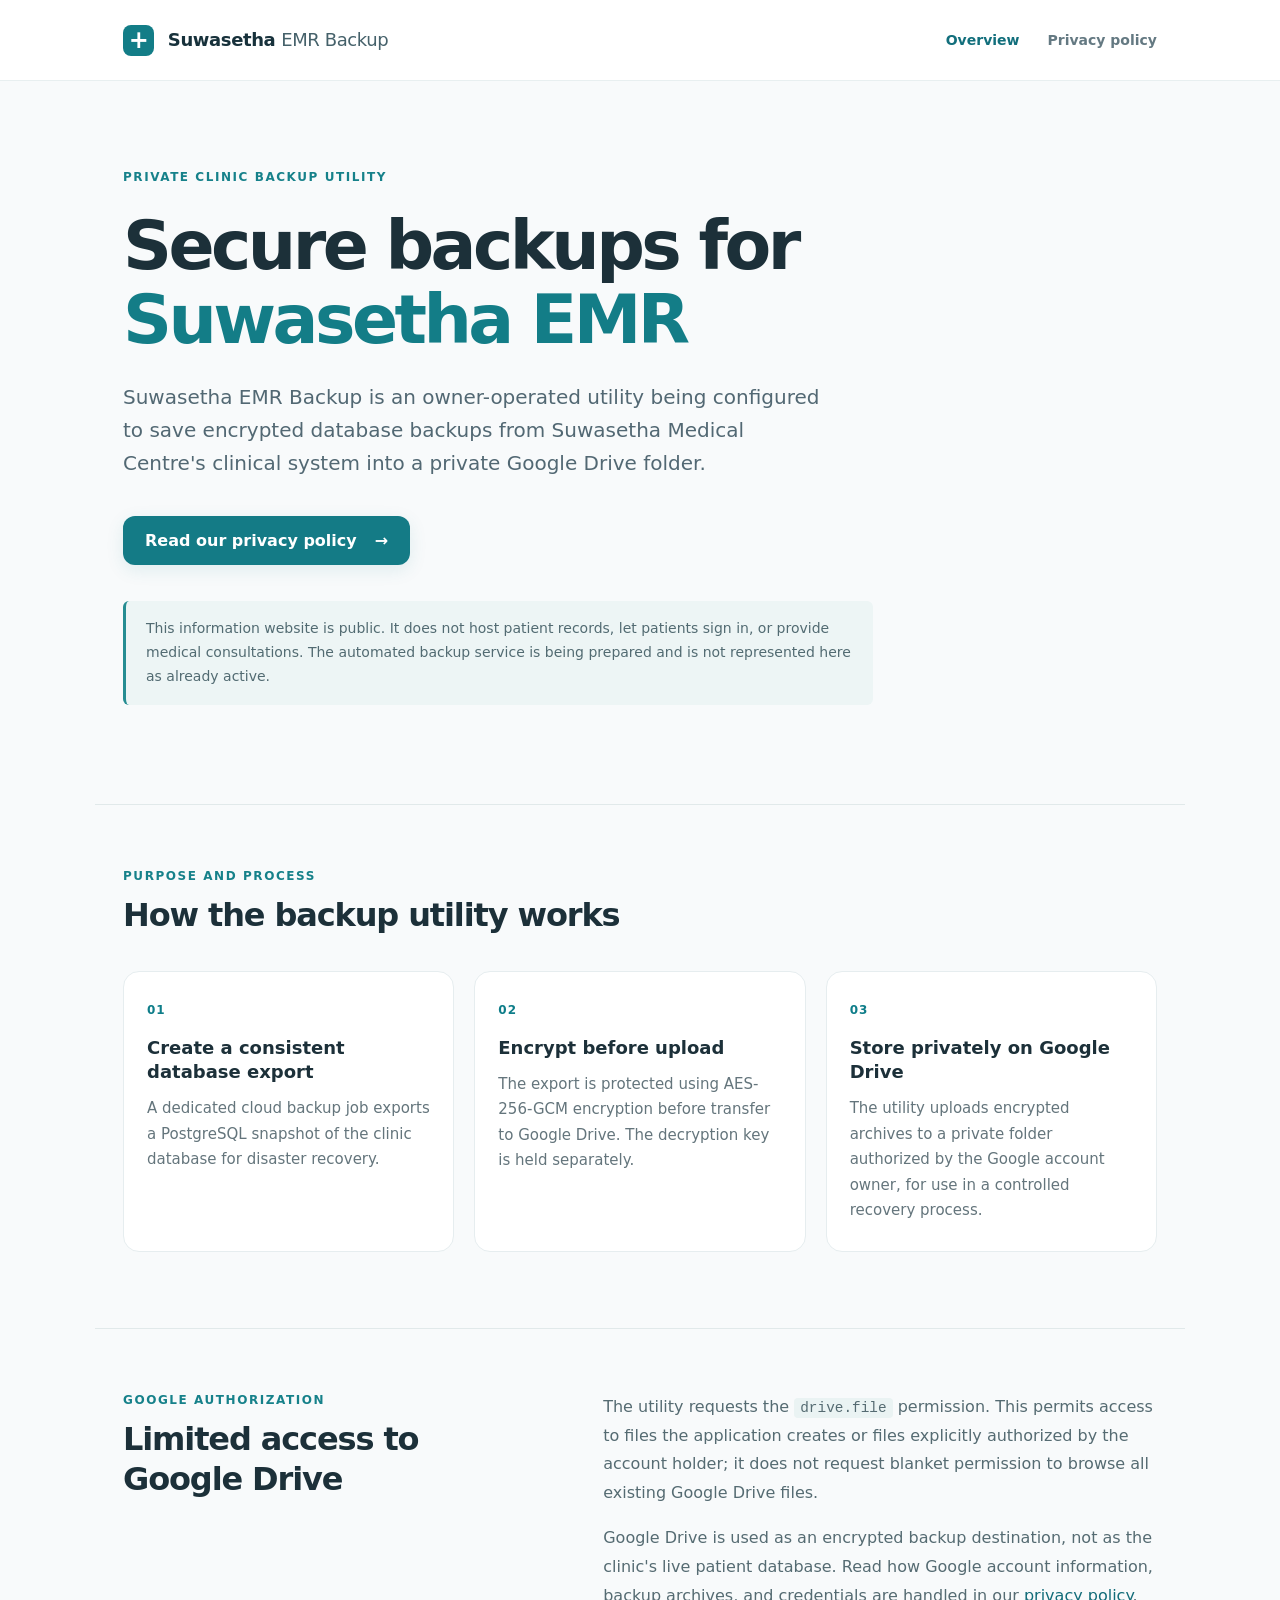
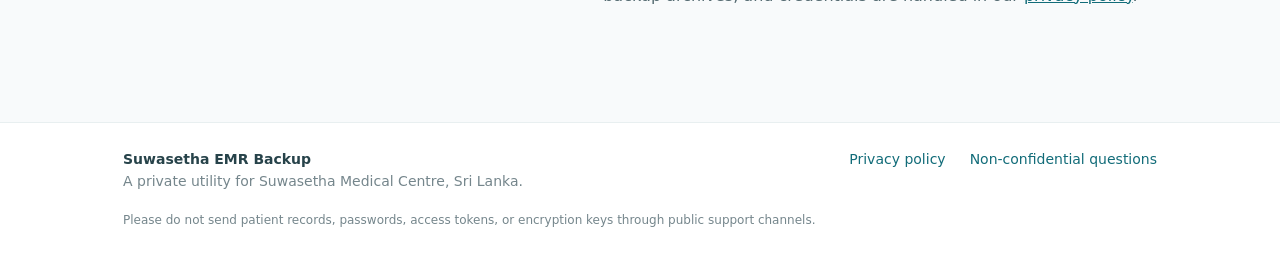
<file: index.html>
<!doctype html>
<html lang="en">
<head>
  <meta charset="utf-8">
  <meta name="viewport" content="width=device-width, initial-scale=1">
  <meta name="description" content="Information about the private Suwasetha EMR Backup utility and its Google Drive integration.">
  <meta name="theme-color" content="#f7fafb">
  <title>Suwasetha EMR Backup | Secure Clinic Backups</title>
  <link rel="stylesheet" href="/style.css">
</head>
<body>
  <header class="site-header">
    <div class="wrap nav">
      <a href="/" class="brand" aria-label="Suwasetha EMR Backup home"><span class="brand-mark">+</span> Suwasetha <span class="brand-light">EMR Backup</span></a>
      <nav aria-label="Main navigation"><a class="current" href="/">Overview</a><a href="/privacy.html">Privacy policy</a></nav>
    </div>
  </header>
  <main>
    <section class="hero wrap">
      <span class="eyebrow">Private clinic backup utility</span>
      <h1>Secure backups for<br><span>Suwasetha EMR</span></h1>
      <p class="lead">Suwasetha EMR Backup is an owner-operated utility being configured to save encrypted database backups from Suwasetha Medical Centre's clinical system into a private Google Drive folder.</p>
      <div class="actions"><a class="primary" href="/privacy.html">Read our privacy policy <span aria-hidden="true">→</span></a></div>
      <p class="notice">This information website is public. It does not host patient records, let patients sign in, or provide medical consultations. The automated backup service is being prepared and is not represented here as already active.</p>
    </section>
    <section class="wrap section" aria-labelledby="how-it-works">
      <div class="section-label">Purpose and process</div>
      <h2 id="how-it-works">How the backup utility works</h2>
      <div class="features">
        <article class="feature"><span class="feature-num">01</span><h3>Create a consistent database export</h3><p>A dedicated cloud backup job exports a PostgreSQL snapshot of the clinic database for disaster recovery.</p></article>
        <article class="feature"><span class="feature-num">02</span><h3>Encrypt before upload</h3><p>The export is protected using AES-256-GCM encryption before transfer to Google Drive. The decryption key is held separately.</p></article>
        <article class="feature"><span class="feature-num">03</span><h3>Store privately on Google Drive</h3><p>The utility uploads encrypted archives to a private folder authorized by the Google account owner, for use in a controlled recovery process.</p></article>
      </div>
    </section>
    <section class="wrap section permissions" aria-labelledby="google-access">
      <div><div class="section-label">Google authorization</div><h2 id="google-access">Limited access to Google Drive</h2></div>
      <div><p>The utility requests the <code>drive.file</code> permission. This permits access to files the application creates or files explicitly authorized by the account holder; it does not request blanket permission to browse all existing Google Drive files.</p><p>Google Drive is used as an encrypted backup destination, not as the clinic's live patient database. Read how Google account information, backup archives, and credentials are handled in our <a href="/privacy.html">privacy policy</a>.</p></div>
    </section>
  </main>
  <footer><div class="wrap footer-content"><div><strong>Suwasetha EMR Backup</strong><div class="muted">A private utility for Suwasetha Medical Centre, Sri Lanka.</div></div><div class="footer-links"><a href="/privacy.html">Privacy policy</a><a href="https://github.com/ramilwick/ramilwick.github.io/issues" rel="noopener noreferrer">Non-confidential questions</a></div></div><div class="wrap tiny">Please do not send patient records, passwords, access tokens, or encryption keys through public support channels.</div></footer>
</body>
</html>
</file>
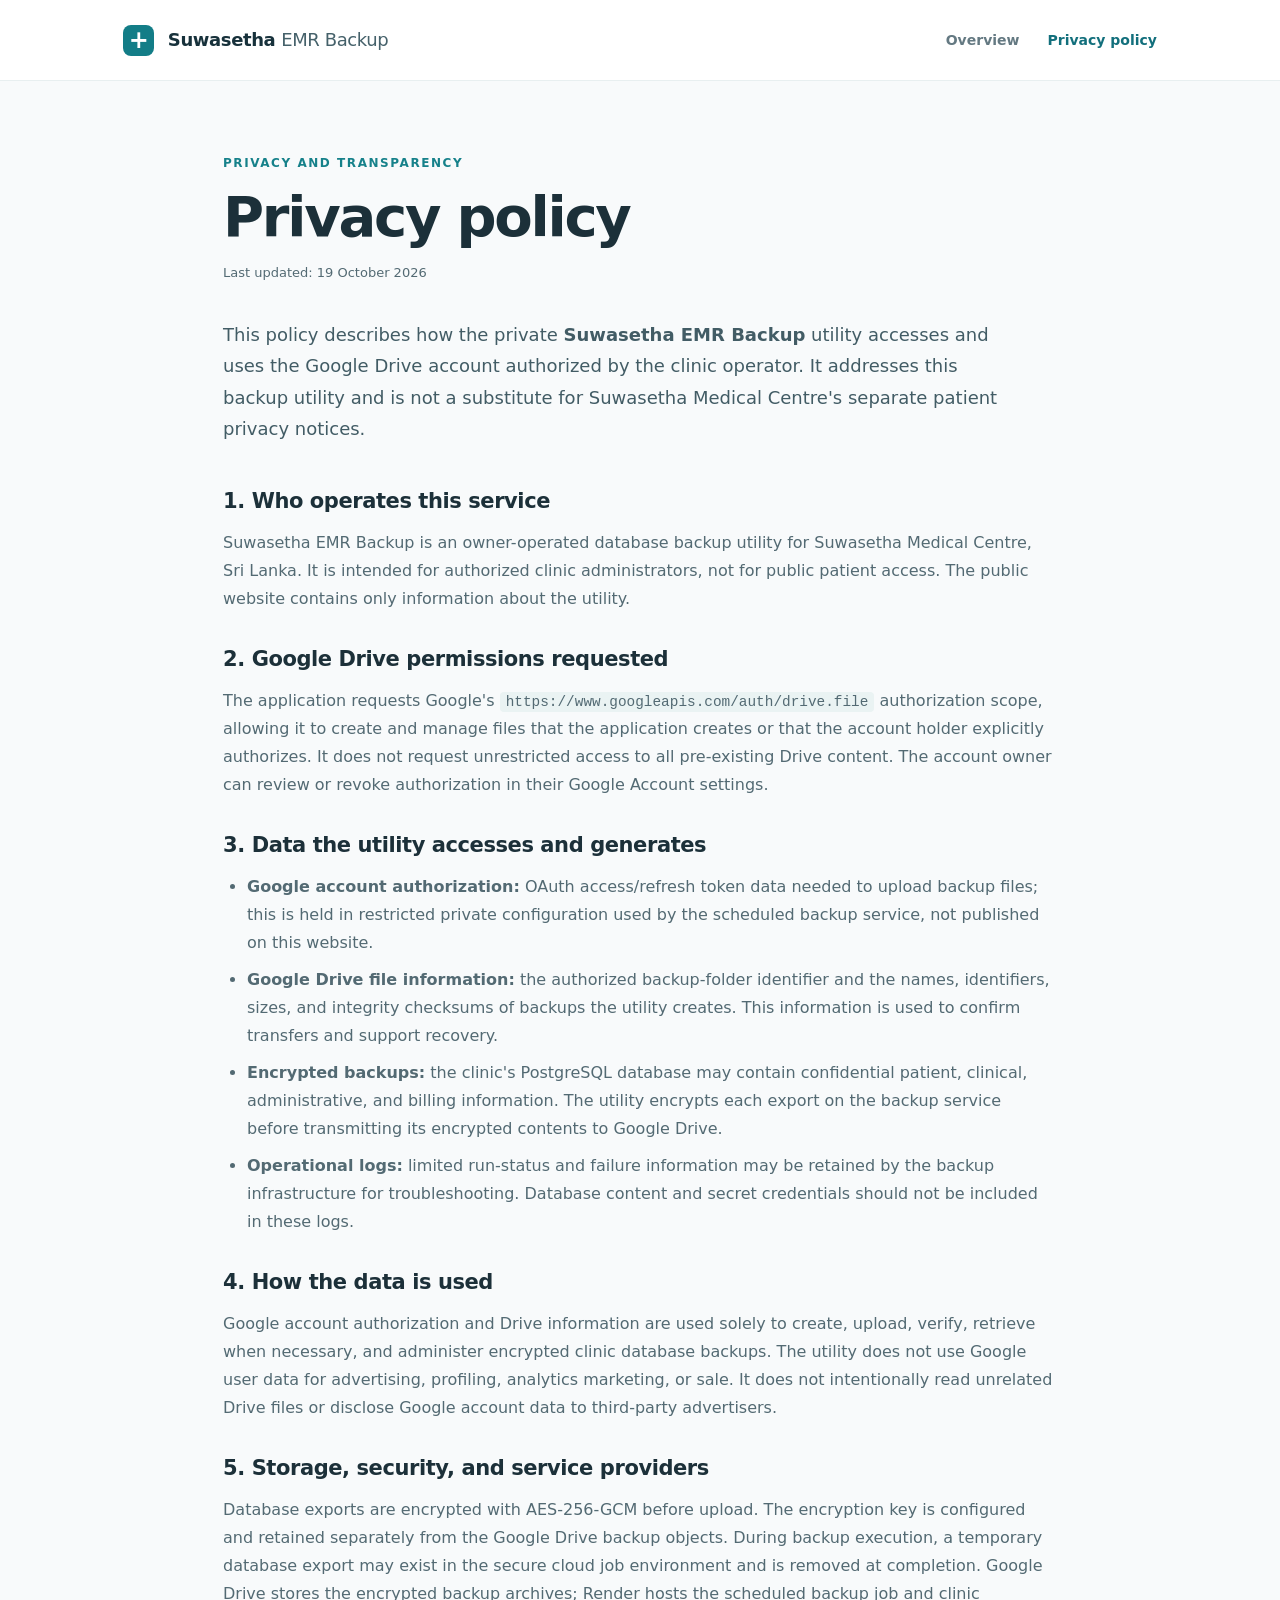
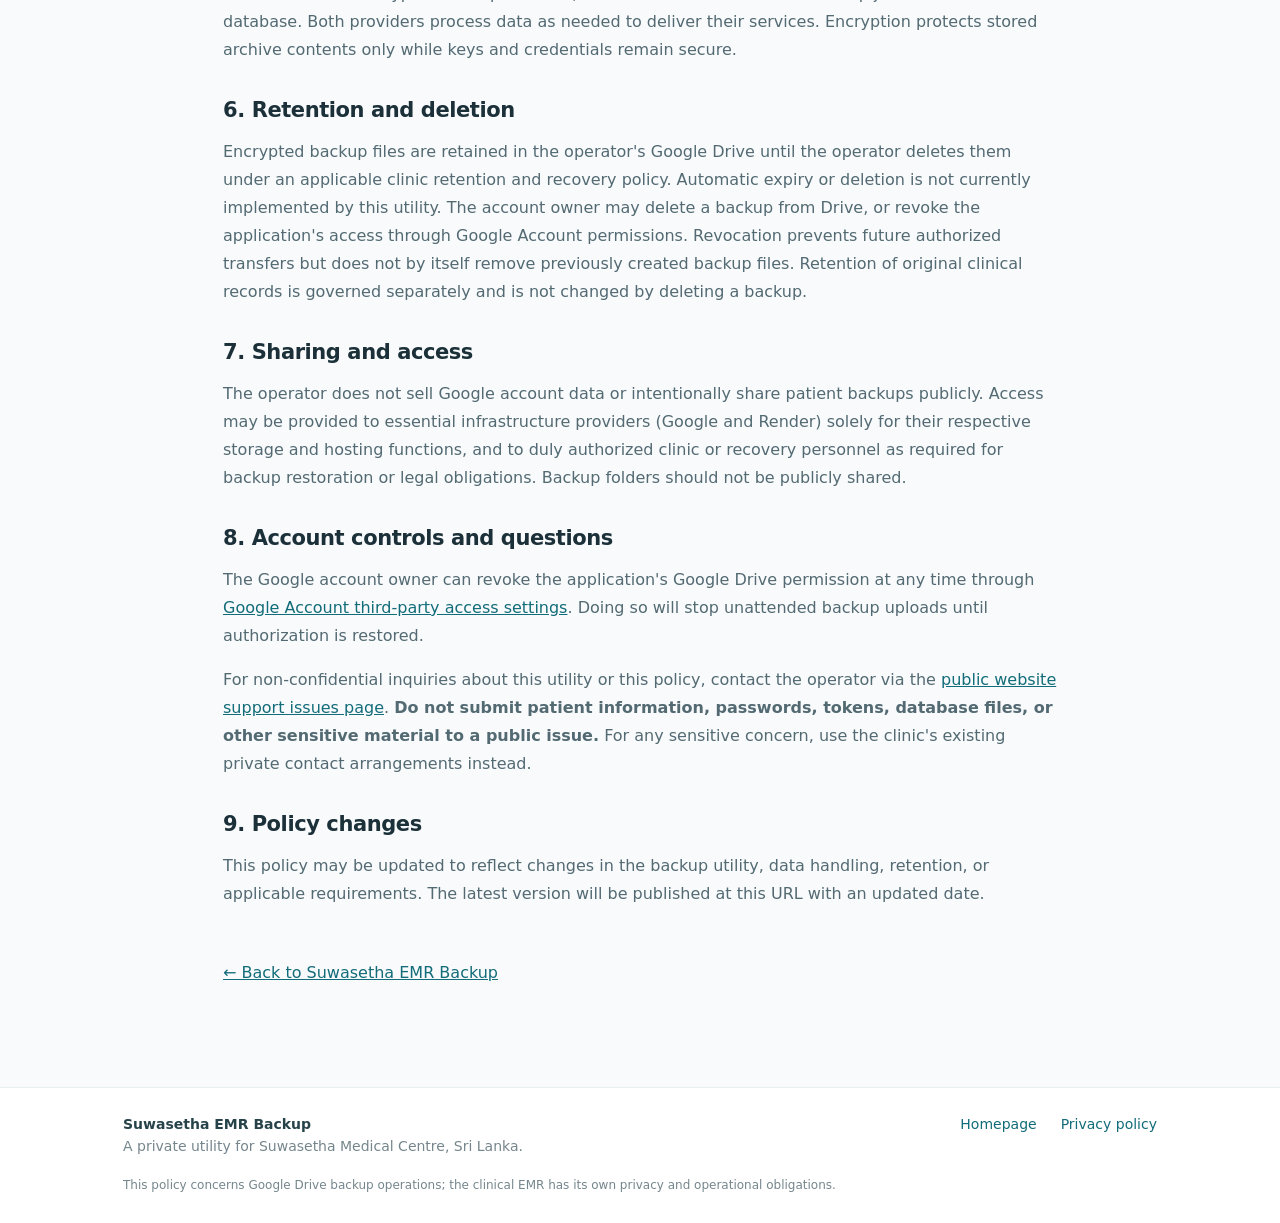
<file: privacy.html>
<!doctype html>
<html lang="en">
<head>
  <meta charset="utf-8">
  <meta name="viewport" content="width=device-width, initial-scale=1">
  <meta name="description" content="Privacy policy for the private Suwasetha EMR Backup Google Drive integration.">
  <meta name="theme-color" content="#f7fafb">
  <title>Privacy Policy | Suwasetha EMR Backup</title>
  <link rel="stylesheet" href="/style.css">
</head>
<body>
  <header class="site-header"><div class="wrap nav"><a href="/" class="brand"><span class="brand-mark">+</span> Suwasetha <span class="brand-light">EMR Backup</span></a><nav aria-label="Main navigation"><a href="/">Overview</a><a class="current" href="/privacy.html">Privacy policy</a></nav></div></header>
  <main class="wrap legal">
    <div class="section-label">Privacy and transparency</div>
    <h1>Privacy policy</h1>
    <p class="legal-date">Last updated: 19 October 2026</p>
    <p class="lead">This policy describes how the private <strong>Suwasetha EMR Backup</strong> utility accesses and uses the Google Drive account authorized by the clinic operator. It addresses this backup utility and is not a substitute for Suwasetha Medical Centre's separate patient privacy notices.</p>
    <h2>1. Who operates this service</h2>
    <p>Suwasetha EMR Backup is an owner-operated database backup utility for Suwasetha Medical Centre, Sri Lanka. It is intended for authorized clinic administrators, not for public patient access. The public website contains only information about the utility.</p>
    <h2>2. Google Drive permissions requested</h2>
    <p>The application requests Google's <code>https://www.googleapis.com/auth/drive.file</code> authorization scope, allowing it to create and manage files that the application creates or that the account holder explicitly authorizes. It does not request unrestricted access to all pre-existing Drive content. The account owner can review or revoke authorization in their Google Account settings.</p>
    <h2>3. Data the utility accesses and generates</h2>
    <ul>
      <li><strong>Google account authorization:</strong> OAuth access/refresh token data needed to upload backup files; this is held in restricted private configuration used by the scheduled backup service, not published on this website.</li>
      <li><strong>Google Drive file information:</strong> the authorized backup-folder identifier and the names, identifiers, sizes, and integrity checksums of backups the utility creates. This information is used to confirm transfers and support recovery.</li>
      <li><strong>Encrypted backups:</strong> the clinic's PostgreSQL database may contain confidential patient, clinical, administrative, and billing information. The utility encrypts each export on the backup service before transmitting its encrypted contents to Google Drive.</li>
      <li><strong>Operational logs:</strong> limited run-status and failure information may be retained by the backup infrastructure for troubleshooting. Database content and secret credentials should not be included in these logs.</li>
    </ul>
    <h2>4. How the data is used</h2>
    <p>Google account authorization and Drive information are used solely to create, upload, verify, retrieve when necessary, and administer encrypted clinic database backups. The utility does not use Google user data for advertising, profiling, analytics marketing, or sale. It does not intentionally read unrelated Drive files or disclose Google account data to third-party advertisers.</p>
    <h2>5. Storage, security, and service providers</h2>
    <p>Database exports are encrypted with AES-256-GCM before upload. The encryption key is configured and retained separately from the Google Drive backup objects. During backup execution, a temporary database export may exist in the secure cloud job environment and is removed at completion. Google Drive stores the encrypted backup archives; Render hosts the scheduled backup job and clinic database. Both providers process data as needed to deliver their services. Encryption protects stored archive contents only while keys and credentials remain secure.</p>
    <h2>6. Retention and deletion</h2>
    <p>Encrypted backup files are retained in the operator's Google Drive until the operator deletes them under an applicable clinic retention and recovery policy. Automatic expiry or deletion is not currently implemented by this utility. The account owner may delete a backup from Drive, or revoke the application's access through Google Account permissions. Revocation prevents future authorized transfers but does not by itself remove previously created backup files. Retention of original clinical records is governed separately and is not changed by deleting a backup.</p>
    <h2>7. Sharing and access</h2>
    <p>The operator does not sell Google account data or intentionally share patient backups publicly. Access may be provided to essential infrastructure providers (Google and Render) solely for their respective storage and hosting functions, and to duly authorized clinic or recovery personnel as required for backup restoration or legal obligations. Backup folders should not be publicly shared.</p>
    <h2>8. Account controls and questions</h2>
    <p>The Google account owner can revoke the application's Google Drive permission at any time through <a href="https://myaccount.google.com/permissions" rel="noopener noreferrer">Google Account third-party access settings</a>. Doing so will stop unattended backup uploads until authorization is restored.</p>
    <p>For non-confidential inquiries about this utility or this policy, contact the operator via the <a href="https://github.com/ramilwick/ramilwick.github.io/issues" rel="noopener noreferrer">public website support issues page</a>. <strong>Do not submit patient information, passwords, tokens, database files, or other sensitive material to a public issue.</strong> For any sensitive concern, use the clinic's existing private contact arrangements instead.</p>
    <h2>9. Policy changes</h2>
    <p>This policy may be updated to reflect changes in the backup utility, data handling, retention, or applicable requirements. The latest version will be published at this URL with an updated date.</p>
    <div class="back"><a href="/">← Back to Suwasetha EMR Backup</a></div>
  </main>
  <footer><div class="wrap footer-content"><div><strong>Suwasetha EMR Backup</strong><div class="muted">A private utility for Suwasetha Medical Centre, Sri Lanka.</div></div><div class="footer-links"><a href="/">Homepage</a><a href="/privacy.html">Privacy policy</a></div></div><div class="wrap tiny">This policy concerns Google Drive backup operations; the clinical EMR has its own privacy and operational obligations.</div></footer>
</body>
</html>
</file>
<file: style.css>
/* Public static information site only. No scripts, cookies or patient data. */
:root{font-family:Inter,system-ui,-apple-system,BlinkMacSystemFont,"Segoe UI",sans-serif;color:#1c3039;background:#f8fafb;font-size:16px;font-synthesis:none}
*{box-sizing:border-box}html{scroll-behavior:smooth}body{margin:0}a{color:#126c79}a:hover{text-decoration-thickness:2px}.wrap{max-width:1090px;margin:0 auto;padding:0 28px}
.site-header{background:#fff;border-bottom:1px solid #e8eff0}.nav{display:flex;justify-content:space-between;align-items:center;gap:20px;min-height:80px}.brand{text-decoration:none;color:#17313b;font-size:18px;font-weight:750;letter-spacing:-.4px;white-space:nowrap}.brand-light{font-weight:450;color:#45616a}.brand-mark{display:inline-flex;background:#137d87;border-radius:8px;width:31px;height:31px;color:#fff;align-items:center;justify-content:center;margin-right:8px;font-weight:700;font-size:24px;vertical-align:middle}.nav nav{display:flex;gap:28px}.nav nav a{font-weight:600;text-decoration:none;color:#647982;font-size:14px}.nav nav a.current,.nav nav a:hover{color:#126f7c}
.hero{padding-top:85px;padding-bottom:85px}.eyebrow,.section-label{font-size:12px;font-weight:750;letter-spacing:.13em;text-transform:uppercase;color:#16818a}.hero h1{font-size:clamp(40px,6vw,68px);line-height:1.09;letter-spacing:-.052em;font-weight:750;margin:24px 0;max-width:850px}.hero h1 span{color:#137d87}.lead{font-size:20px;line-height:1.65;color:#526873;max-width:780px}.hero .lead{max-width:710px}.actions{margin:36px 0}.primary{display:inline-flex;align-items:center;gap:18px;background:#147b86;color:white;border-radius:12px;padding:15px 22px;text-decoration:none;font-weight:650;box-shadow:0 5px 18px #137d871b}.primary:hover{background:#126b74}.notice{background:#edf5f5;border-left:3px solid #268d92;border-radius:6px;color:#526b72;padding:16px 20px;max-width:750px;font-size:14px;line-height:1.7}
.section{padding-top:64px;padding-bottom:76px;border-top:1px solid #e1e9ea}.section h2{font-size:32px;letter-spacing:-.035em;line-height:1.25;margin:12px 0 36px}.features{display:grid;grid-template-columns:repeat(3,minmax(0,1fr));gap:20px}.feature{padding:27px 23px;background:#fff;border:1px solid #e6edef;border-radius:16px}.feature-num{color:#0e7d89;font-size:12px;font-weight:800;letter-spacing:.08em}.feature h3{font-size:18px;margin:18px 0 12px;line-height:1.35}.feature p{color:#64757c;font-size:15px;line-height:1.7;margin:0}.permissions{display:grid;grid-template-columns:1fr 1.35fr;gap:70px}.permissions p{line-height:1.8;color:#556b72;margin:0 0 16px}code{font-family:ui-monospace,Consolas,monospace;background:#eaf3f3;padding:2px 6px;border-radius:4px;font-size:.9em}
footer{background:#fff;border-top:1px solid #e8eff0;margin-top:20px;padding:28px 0;color:#27434a}.footer-content{display:flex;justify-content:space-between;gap:25px;align-items:start;font-size:14px}.muted,.tiny{color:#75868c}.muted{margin-top:6px}.tiny{font-size:12px;margin-top:22px;line-height:1.6}.footer-links{display:flex;gap:24px}.footer-links a{font-size:14px;text-decoration:none}
.legal{padding-top:75px;padding-bottom:85px;max-width:890px}.legal h1{font-size:clamp(40px,5vw,56px);margin:14px 0 5px;letter-spacing:-.04em}.legal-date{font-size:13px;color:#819096;margin-bottom:34px}.legal .lead{font-size:18px;margin-bottom:44px;color:#425c65}.legal h2{font-size:21px;letter-spacing:-.02em;margin:34px 0 10px}.legal p,.legal li{color:#536a73;line-height:1.75}.legal li{margin-bottom:9px}.legal ul{padding-left:24px}.back{margin-top:55px}
@media(max-width:740px){.nav{flex-direction:column;align-items:flex-start;padding-top:22px;padding-bottom:19px;gap:14px}.nav nav{gap:18px}.hero{padding-top:65px;padding-bottom:65px}.lead{font-size:17px}.features{grid-template-columns:1fr}.permissions{grid-template-columns:1fr;gap:12px}.section{padding-top:48px;padding-bottom:50px}.section h2{font-size:28px}.footer-content{flex-direction:column}.legal{padding-top:52px;padding-bottom:55px}}
</file>
